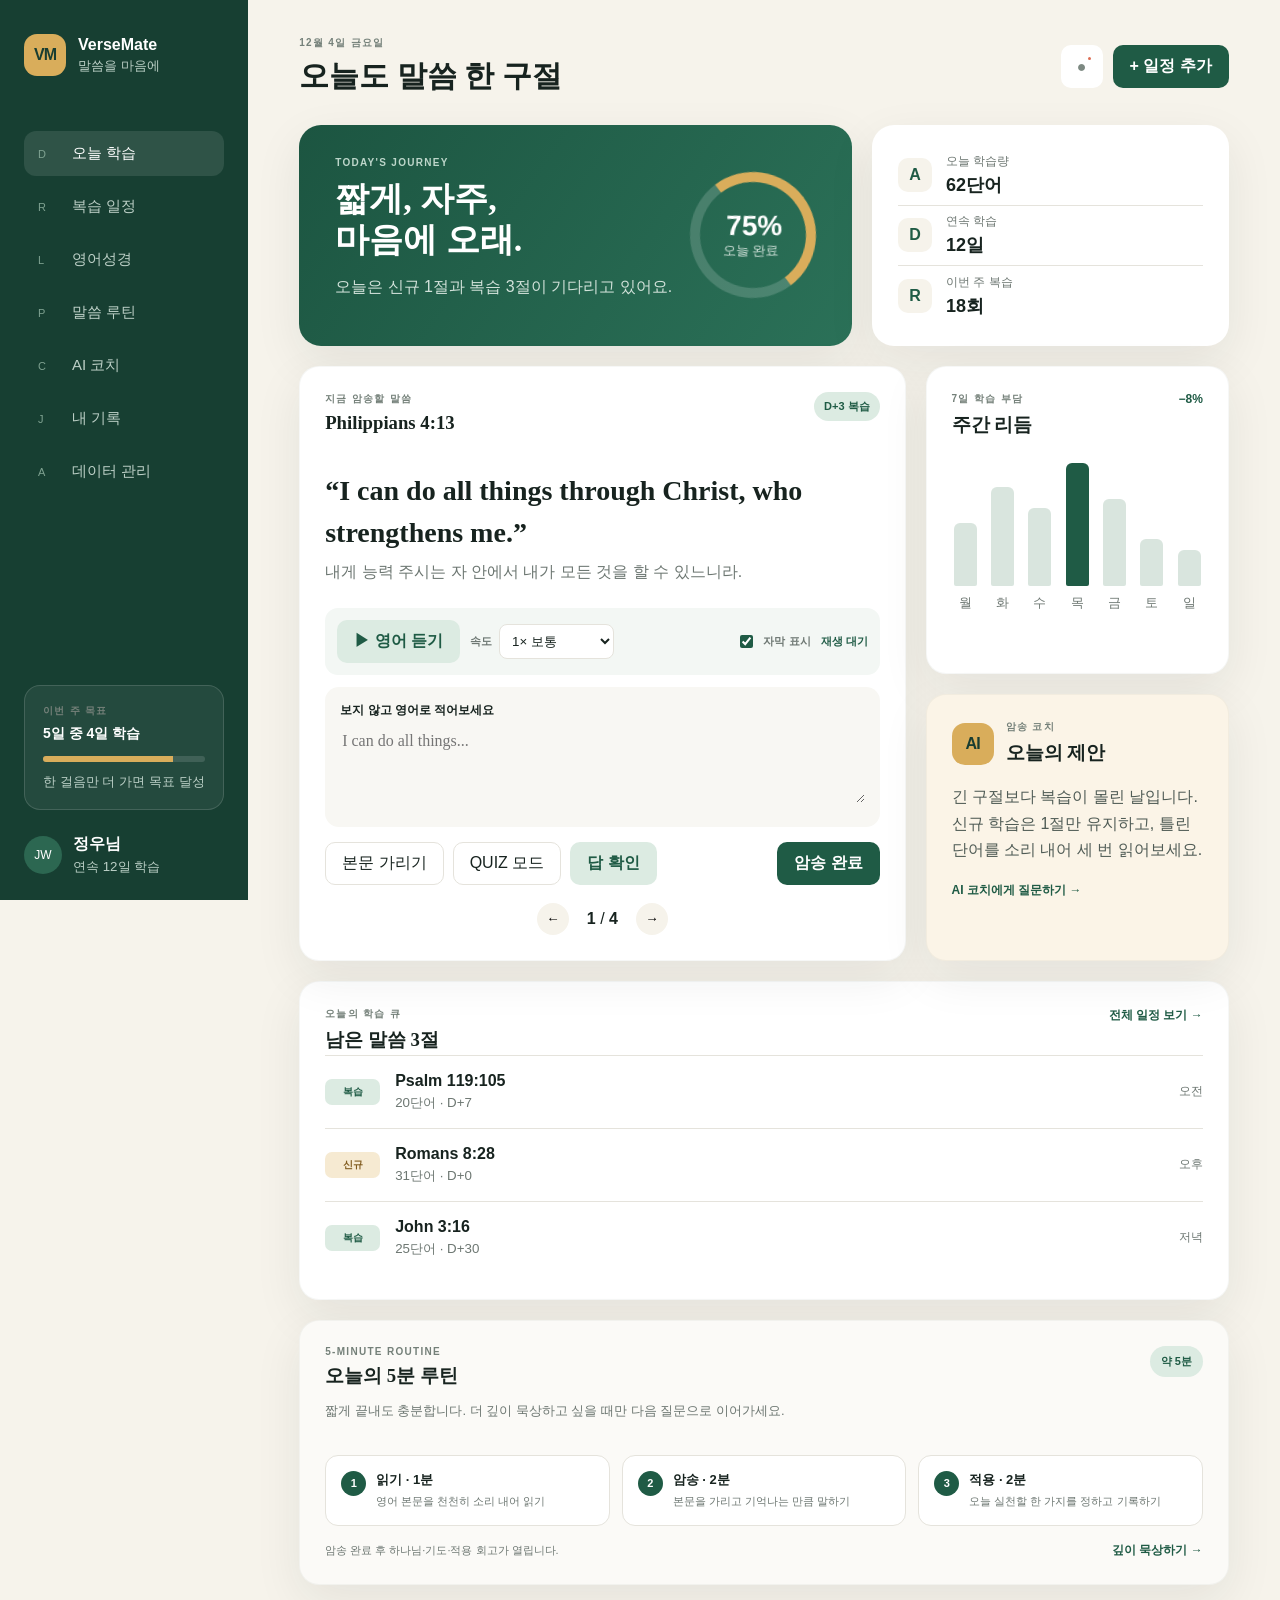
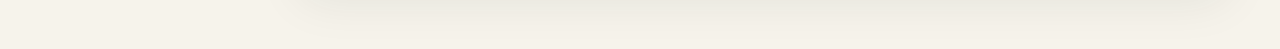
<file: frontend/index.html>
<!doctype html>
<html lang="ko">
<head>
    <meta charset="UTF-8">
    <meta name="viewport" content="width=device-width, initial-scale=1.0">
    <meta name="description" content="영어성경 암송 일정과 복습을 돕는 AI 학습 비서 목업">
    <title>VerseMate · 영어성경 암송 AI 비서</title>
    <link rel="stylesheet" href="styles.css">
    <link rel="stylesheet" href="library.css">
    <link rel="stylesheet" href="routine.css">
</head>
<body>
    <div class="app-shell">
        <aside class="sidebar">
            <a class="brand" href="#" aria-label="VerseMate 홈">
                <span class="brand-mark">VM</span>
                <span><strong>VerseMate</strong><small>말씀을 마음에</small></span>
            </a>
            <nav class="nav-list" aria-label="주요 메뉴">
                <button class="nav-item active" data-view="home"><span>D</span>오늘 학습</button>
                <button class="nav-item" data-view="schedule"><span>R</span>복습 일정</button>
                <button class="nav-item" data-view="library"><span>L</span>영어성경</button>
                <button class="nav-item" data-view="bod"><span>P</span>말씀 루틴</button>
                <button class="nav-item" data-view="coach"><span>C</span>AI 코치</button>
                <button class="nav-item" data-view="records"><span>J</span>내 기록</button>
                <a class="nav-item" href="admin.html"><span>A</span>데이터 관리</a>
            </nav>
            <div class="sidebar-card">
                <p class="eyebrow">이번 주 목표</p>
                <strong>5일 중 4일 학습</strong>
                <div class="mini-progress"><span style="width:80%"></span></div>
                <small>한 걸음만 더 가면 목표 달성</small>
            </div>
            <div class="profile">
                <span class="avatar">JW</span>
                <span><strong>정우님</strong><small>연속 12일 학습</small></span>
            </div>
        </aside>

        <main class="main">
            <header class="topbar">
                <div>
                    <p class="eyebrow" id="todayDate"></p>
                    <h1 id="pageTitle">오늘도 말씀 한 구절</h1>
                </div>
                <div class="top-actions">
                    <button class="icon-button" aria-label="알림">●<span class="notification-dot"></span></button>
                    <button class="primary-button" id="openAddButton">+ 일정 추가</button>
                </div>
            </header>

            <section id="home" class="view active-view">
                <div class="hero-grid">
                    <article class="welcome-card">
                        <div>
                            <p class="eyebrow light">TODAY'S JOURNEY</p>
                            <h2>짧게, 자주,<br>마음에 오래.</h2>
                            <p>오늘은 신규 1절과 복습 3절이 기다리고 있어요.</p>
                        </div>
                        <div class="hero-ring" aria-label="오늘 학습 75퍼센트 완료"><strong id="heroPercent">75%</strong><small>오늘 완료</small></div>
                    </article>
                    <article class="stats-card">
                        <div><span class="stat-icon">A</span><p>오늘 학습량<strong>62단어</strong></p></div>
                        <div><span class="stat-icon">D</span><p>연속 학습<strong>12일</strong></p></div>
                        <div><span class="stat-icon">R</span><p>이번 주 복습<strong>18회</strong></p></div>
                    </article>
                </div>

                <div class="content-grid">
                    <article class="panel practice-panel">
                        <div class="panel-heading">
                            <div><p class="eyebrow">지금 암송할 말씀</p><h3 id="verseRef">Philippians 4:13</h3></div>
                            <span class="pill" id="verseStage">D+3 복습</span>
                        </div>
                        <p class="verse" id="verseText">“I can do all things through Christ, who strengthens me.”</p>
                        <p class="quiz-text" id="quizText" hidden aria-label="몇 단어가 빈칸으로 표시된 퀴즈 본문"></p>
                        <p class="translation" id="verseTranslation">내게 능력 주시는 자 안에서 내가 모든 것을 할 수 있느니라.</p>
                        <div class="audio-toolbar" aria-label="영어 본문 듣기 설정">
                            <button class="secondary-button" id="playVerse" type="button">▶ 영어 듣기</button>
                            <label>속도
                                <select id="speechRate">
                                    <option value="0.75">0.75× 천천히</option>
                                    <option value="1" selected>1× 보통</option>
                                    <option value="1.25">1.25× 빠르게</option>
                                </select>
                            </label>
                            <label class="caption-toggle"><input id="captionToggle" type="checkbox" checked> 자막 표시</label>
                            <span class="speech-status" id="speechStatus">재생 대기</span>
                        </div>
                        <p class="speech-caption" id="speechCaption" aria-live="polite"></p>
                        <div class="recall-area">
                            <label for="recallInput">보지 않고 영어로 적어보세요</label>
                            <textarea id="recallInput" rows="3" placeholder="I can do all things..."></textarea>
                            <p id="recallFeedback" class="feedback" aria-live="polite"></p>
                            <div class="recall-review" id="recallReview" hidden>
                                <div><strong>내가 적은 답</strong><p id="recallReviewText"></p></div>
                                <button class="ghost-button" id="editRecall" type="button">답 수정하기</button>
                            </div>
                        </div>
                        <div class="practice-actions">
                            <button class="ghost-button" id="toggleVerse">본문 가리기</button>
                            <button class="ghost-button" id="quizMode" type="button">QUIZ 모드</button>
                            <button class="secondary-button" id="checkRecall">답 확인</button>
                            <button class="primary-button" id="completeVerse">암송 완료</button>
                        </div>
                        <div class="verse-pagination">
                            <button id="prevVerse" aria-label="이전 구절">←</button>
                            <span><b id="verseNumber">1</b> / <b id="verseTotal">4</b></span>
                            <button id="nextVerse" aria-label="다음 구절">→</button>
                        </div>
                    </article>

                    <aside class="right-column">
                        <article class="panel">
                            <div class="panel-heading"><div><p class="eyebrow">7일 학습 부담</p><h3>주간 리듬</h3></div><span class="trend">−8%</span></div>
                            <div class="bar-chart" aria-label="요일별 학습 단어 수">
                                <div><span style="height:42%"></span><small>월</small></div>
                                <div><span style="height:66%"></span><small>화</small></div>
                                <div><span style="height:52%"></span><small>수</small></div>
                                <div><span class="today-bar" style="height:82%"></span><small>목</small></div>
                                <div><span style="height:58%"></span><small>금</small></div>
                                <div><span style="height:31%"></span><small>토</small></div>
                                <div><span style="height:24%"></span><small>일</small></div>
                            </div>
                        </article>
                        <article class="panel coach-preview">
                            <div class="coach-head"><span class="ai-mark">AI</span><div><p class="eyebrow">암송 코치</p><h3>오늘의 제안</h3></div></div>
                            <p>긴 구절보다 복습이 몰린 날입니다. 신규 학습은 1절만 유지하고, 틀린 단어를 소리 내어 세 번 읽어보세요.</p>
                            <button class="text-button" data-go="coach">AI 코치에게 질문하기 →</button>
                        </article>
                    </aside>
                </div>

                <article class="panel queue-panel">
                    <div class="panel-heading"><div><p class="eyebrow">오늘의 학습 큐</p><h3>남은 말씀 3절</h3></div><button class="text-button" data-go="schedule">전체 일정 보기 →</button></div>
                    <div class="queue-list" id="queueList">
                        <div class="queue-item"><span class="queue-state review">복습</span><p><strong>Psalm 119:105</strong><small>20단어 · D+7</small></p><span>오전</span></div>
                        <div class="queue-item"><span class="queue-state new">신규</span><p><strong>Romans 8:28</strong><small>31단어 · D+0</small></p><span>오후</span></div>
                        <div class="queue-item"><span class="queue-state review">복습</span><p><strong>John 3:16</strong><small>25단어 · D+30</small></p><span>저녁</span></div>
                    </div>
                </article>

                <article class="panel routine-panel">
                    <div class="panel-heading"><div><p class="eyebrow">5-MINUTE ROUTINE</p><h3>오늘의 5분 루틴</h3><p>짧게 끝내도 충분합니다. 더 깊이 묵상하고 싶을 때만 다음 질문으로 이어가세요.</p></div><span class="routine-time">약 5분</span></div>
                    <div class="routine-steps">
                        <div class="routine-step"><span>1</span><div><strong>읽기 · 1분</strong><small>영어 본문을 천천히 소리 내어 읽기</small></div></div>
                        <div class="routine-step"><span>2</span><div><strong>암송 · 2분</strong><small>본문을 가리고 기억나는 만큼 말하기</small></div></div>
                        <div class="routine-step"><span>3</span><div><strong>적용 · 2분</strong><small>오늘 실천할 한 가지를 정하고 기록하기</small></div></div>
                    </div>
                    <div class="routine-footer"><span>암송 완료 후 하나님·기도·적용 회고가 열립니다.</span><button class="text-button" data-go="coach">깊이 묵상하기 →</button></div>
                </article>
            </section>

            <section id="schedule" class="view">
                <article class="panel page-panel">
                    <div class="panel-heading"><div><p class="eyebrow">SPACED REPETITION</p><h2>복습 일정</h2><p>신규 학습 후 D+1, 3, 7, 14, 30일에 자동으로 복습합니다.</p></div><button class="primary-button" data-add>+ 구절 추가</button></div>
                    <div class="calendar-strip">
                        <button><small>월</small><b>14</b></button><button><small>화</small><b>15</b></button><button><small>수</small><b>16</b></button><button class="selected"><small>목</small><b>17</b></button><button><small>금</small><b>18</b></button><button><small>토</small><b>19</b></button><button><small>일</small><b>20</b></button>
                    </div>
                    <div class="schedule-list">
                        <div><time>07:30</time><span class="timeline-dot"></span><p><strong>Philippians 4:13</strong><small>D+3 복습 · 12단어</small></p><span class="pill done">완료</span></div>
                        <div><time>12:30</time><span class="timeline-dot"></span><p><strong>Psalm 119:105</strong><small>D+7 복습 · 20단어</small></p><span class="pill">예정</span></div>
                        <div><time>18:00</time><span class="timeline-dot new-dot"></span><p><strong>Romans 8:28</strong><small>신규 학습 · 31단어</small></p><span class="pill new-pill">신규</span></div>
                        <div><time>21:00</time><span class="timeline-dot"></span><p><strong>John 3:16</strong><small>D+30 복습 · 25단어</small></p><span class="pill">예정</span></div>
                    </div>
                </article>
            </section>

            <section id="library" class="view">
                <article class="panel library-panel">
                    <div class="library-heading">
                        <div>
                            <p class="eyebrow">ENGLISH BIBLE LIBRARY</p>
                            <h2>영어성경 보관함</h2>
                            <p>영어 구절을 찾아 즐겨찾기하고, 암송할 본문 데이터를 직접 추가할 수 있습니다.</p>
                        </div>
                        <div class="library-actions">
                            <button class="ghost-button" id="downloadSample">업로드 예시 받기</button>
                            <button class="primary-button" id="uploadBibleButton">영어성경 업로드</button>
                            <input id="bibleFileInput" type="file" accept=".json,.txt,application/json,text/plain" hidden>
                        </div>
                    </div>
                    <div class="library-toolbar">
                        <label class="library-search">
                            <span>검색</span>
                            <input id="bibleSearch" type="search" placeholder="예: John 3:16 또는 love">
                        </label>
                        <div class="filter-tabs" role="group" aria-label="영어성경 필터">
                            <button class="active" data-library-filter="all">전체 <b id="allCount">0</b></button>
                            <button data-library-filter="favorites">즐겨찾기 <b id="favoriteCount">0</b></button>
                            <button data-library-filter="uploaded">내가 올린 구절 <b id="uploadedCount">0</b></button>
                        </div>
                    </div>
                    <div class="library-notice">
                        <strong>현재 기본 번역: World English Bible (WEB)</strong>
                        <span>공개 배포 가능한 영어성경을 사용합니다. 업로드 파일도 영어 본문만 허용됩니다.</span>
                    </div>
                    <div class="bible-list" id="bibleList"></div>
                    <div class="empty-state" id="libraryEmpty" hidden>
                        <strong>조건에 맞는 구절이 없습니다.</strong>
                        <span>검색어를 바꾸거나 영어성경 파일을 추가해 보세요.</span>
                    </div>
                </article>
            </section>

            <section id="bod" class="view">
                <div class="bod-hero">
                    <div>
                        <p class="eyebrow light">WORD · PLAN · PRACTICE</p>
                        <h2>말씀을 오늘의 한 행동으로</h2>
                        <p>감상에서 멈추지 않고, 하나님 앞에서 성찰하고 계획한 뒤 실제 삶에서 실행합니다.</p>
                    </div>
                    <div class="bod-flow" aria-label="말씀 실천 루틴 네 단계">
                        <span><b>1</b>성찰</span><i>→</i><span><b>2</b>계획</span><i>→</i><span><b>3</b>실행</span><i>→</i><span><b>4</b>회고</span>
                    </div>
                </div>

                <div class="bod-layout">
                    <form class="panel bod-form" id="bodForm">
                        <div class="panel-heading">
                            <div><p class="eyebrow">TODAY'S APPLICATION</p><h2>오늘의 말씀 적용</h2><p>말씀을 성찰하고, 오늘의 한 행동으로 옮깁니다.</p></div>
                            <span class="storage-badge">목업 · 이 브라우저에 임시 저장</span>
                        </div>

                        <label class="bod-reference">적용할 말씀
                            <input id="bodReference" name="reference" value="Genesis 39:9–12" required>
                        </label>

                        <fieldset class="bod-stage being-stage">
                            <legend><span>B</span><div><strong>Being · 하나님 앞에서 성찰</strong><small>말씀으로 오늘의 마음과 태도를 비춰봅니다.</small></div></legend>
                            <label>이 말씀에서 하나님은 어떤 분으로 나타나나요?
                                <textarea name="god_reflection" rows="2" placeholder="예: 보이지 않는 자리에서도 나와 함께하시는 분"></textarea>
                            </label>
                            <label>오늘 하나님 앞에서 바로잡고 싶은 마음이나 태도는 무엇인가요?
                                <textarea name="heart_check" rows="2" placeholder="예: 사람의 평가 때문에 대충하려는 마음"></textarea>
                            </label>
                        </fieldset>

                        <fieldset class="bod-stage organizing-stage">
                            <legend><span>O</span><div><strong>Organizing · 순종을 구체적으로 계획</strong><small>누구에게, 언제, 무엇을 할지 한 문장으로 정합니다.</small></div></legend>
                            <label>오늘 실천할 한 가지
                                <textarea name="today_action" rows="2" required placeholder="예: 오후 보고서를 제출하기 전 수치를 한 번 더 확인한다"></textarea>
                            </label>
                            <div class="form-pair">
                                <label>실행 시간<input name="action_time" type="time" value="14:00"></label>
                                <label>실행 장소<input name="action_place" placeholder="예: 회사 자리"></label>
                            </div>
                            <label>타협하지 않을 기준
                                <input name="integrity_boundary" placeholder="예: 불리해도 숫자를 바꾸지 않는다">
                            </label>
                        </fieldset>

                        <fieldset class="bod-stage doing-stage">
                            <legend><span>D</span><div><strong>Doing · 유혹 앞에서 즉시 행동</strong><small>의지보다 먼저 빠져나갈 길을 준비합니다.</small></div></legend>
                            <div class="form-pair">
                                <label>위험 신호<input name="temptation_trigger" placeholder="예: 혼자 늦게까지 휴대폰을 볼 때"></label>
                                <label>즉시 떠날 행동<input name="escape_action" placeholder="예: 화면을 끄고 거실로 이동"></label>
                            </div>
                            <label>도움을 요청할 사람 또는 대체 행동
                                <input name="support_action" placeholder="예: 배우자에게 알리고 5분 산책하기">
                            </label>
                            <p class="safety-note"><strong>요셉의 원칙:</strong> 유혹과 협상하지 않고, 경계선을 넘기 전에 그 자리에서 떠납니다. 앱은 완전한 승리를 보장하지 않으며 실제 행동을 돕는 도구입니다.</p>
                        </fieldset>

                        <div class="bod-submit">
                            <button class="ghost-button" id="fillJosephPlan" type="button">요셉 적용 예시 채우기</button>
                            <button class="primary-button" type="submit">오늘의 적용 계획 저장</button>
                        </div>
                    </form>

                    <aside class="bod-side">
                        <article class="panel joseph-card">
                            <p class="eyebrow">GENESIS 39 MODE</p>
                            <h3>요셉처럼 하나님 앞에서</h3>
                            <blockquote>“How then can I do this great wickedness, and sin against God?”</blockquote>
                            <ol>
                                <li><b>임재</b><span>하나님이 지금도 함께하심을 기억하기</span></li>
                                <li><b>정직</b><span>사람이 보지 않아도 맡은 일을 충실히 하기</span></li>
                                <li><b>경계</b><span>불의와 타협할 선을 미리 정하기</span></li>
                                <li><b>피하기</b><span>반복되는 유혹의 자리에서 즉시 떠나기</span></li>
                            </ol>
                        </article>
                        <article class="panel presence-card">
                            <p class="eyebrow">TODAY'S ANCHOR</p>
                            <h3>“내가 여호와를 항상 내 앞에 모심이여”</h3>
                            <p>이 문구의 직접 출처는 시편 16:8이며, 창세기 39장의 요셉은 그 태도를 삶으로 보여주는 적용 사례로 연결합니다.</p>
                            <button class="secondary-button" type="button" id="startPresencePause">1분 임재 멈춤 시작</button>
                            <strong class="pause-timer" id="pauseTimer">01:00</strong>
                        </article>
                    </aside>
                </div>
            </section>

            <section id="coach" class="view">
                <div class="chat-layout">
                    <article class="panel chat-panel">
                        <div class="chat-header"><span class="ai-mark">AI</span><div><h3>VerseMate 코치</h3><small>내 암송 일정과 진도를 바탕으로 답합니다</small></div></div>
                        <div class="messages" id="messages">
                            <div class="message ai">안녕하세요. 오늘은 총 62단어가 예정되어 있어요. 어떤 도움을 드릴까요?</div>
                            <div class="suggestions"><button>오늘 분량이 너무 많아</button><button>틀린 구절만 알려줘</button><button>이번 주 진도 요약해줘</button></div>
                        </div>
                        <form class="chat-form" id="chatForm"><input id="chatInput" placeholder="암송 일정이나 학습 방법을 물어보세요" autocomplete="off"><button class="primary-button" type="submit">전송</button></form>
                    </article>
                    <aside class="panel context-card"><p class="eyebrow">AI가 참고하는 정보</p><h3>내 학습 컨텍스트</h3><dl><div><dt>오늘 부담</dt><dd>62단어</dd></div><div><dt>완료율</dt><dd>75%</dd></div><div><dt>취약 구절</dt><dd>Psalm 119:105</dd></div><div><dt>연속 학습</dt><dd>12일</dd></div></dl><p class="privacy-note">대화에는 API 키나 민감한 인증정보를 넣지 마세요.</p></aside>
                </div>
            </section>

            <section id="records" class="view">
                <div class="record-grid">
                    <article class="panel record-highlight"><p class="eyebrow">누적 성취</p><strong>27</strong><span>암송한 구절</span><small>이번 달 +8절</small></article>
                    <article class="panel record-highlight"><p class="eyebrow">평균 정확도</p><strong>86%</strong><span>최근 30일</span><small>지난달보다 +4%</small></article>
                    <article class="panel record-highlight"><p class="eyebrow">총 학습 시간</p><strong>9.4h</strong><span>누적 시간</span><small>하루 평균 18분</small></article>
                </div>
                <div class="insight-grid">
                    <article class="panel insight-card weekly-insight"><div class="insight-label"><span>이번 주</span><b>WEEKLY INSIGHT</b></div><h3>짧은 리듬이 잘 맞고 있어요</h3><p>이번 주 5일 학습했습니다. 같은 시간에 5분씩 이어간 것이 꾸준함으로 연결됐습니다.</p><small>기록 5일 · 118단어 · 평균 24단어</small></article>
                    <article class="panel insight-card monthly-insight"><div class="insight-label"><span>이번 달</span><b>MONTHLY INSIGHT</b></div><h3>복습일의 정확도가 높습니다</h3><p>신규 구절보다 복습 구절에서 정확도가 8% 높아요. 다음 달에는 취약 구절을 한 번 더 복습해 보세요.</p><small>기록 18일 · 642단어 · 평균 36단어</small></article>
                </div>
                <article class="panel page-panel"><div class="panel-heading"><div><p class="eyebrow">최근 기록</p><h2>학습 이력</h2></div><input class="search" placeholder="구절 검색"></div><div class="history-table"><div class="table-head"><span>날짜</span><span>구절</span><span>단계</span><span>정확도</span></div><div><span>09.17</span><strong>Philippians 4:13</strong><span>D+3</span><span>92%</span></div><div><span>09.16</span><strong>Psalm 119:105</strong><span>D+3</span><span>78%</span></div><div><span>09.15</span><strong>John 3:16</strong><span>D+14</span><span>89%</span></div></div></article>
                <article class="panel journal-panel">
                    <div class="panel-heading">
                        <div><p class="eyebrow">REFLECTION & PRACTICE</p><h2>묵상·감상노트</h2><p>말씀에서 시작한 생각과 실제 적용 결과를 함께 모아봅니다.</p></div>
                        <div class="journal-tools"><span class="storage-badge">목업 · 임시 저장</span><input class="search" id="journalSearch" type="search" placeholder="말씀·묵상·행동 검색"></div>
                    </div>
                    <div class="journal-list" id="journalList"></div>
                    <div class="empty-state" id="journalEmpty" hidden><strong>아직 저장한 묵상이 없습니다.</strong><span>말씀 BOD에서 오늘의 첫 적용을 기록해 보세요.</span></div>
                </article>
                <article class="panel consistency-panel"><div class="panel-heading"><div><p class="eyebrow">CONSISTENCY</p><h2>꾸준함의 흔적</h2><p>작은 초록 칸 하나가 하루의 실천을 기록합니다.</p></div><strong class="consistency-total">34일 학습</strong></div><div class="heatmap-wrap"><div class="heatmap-months"><span>6월</span><span>7월</span><span>8월</span><span>9월</span></div><div class="heatmap" id="heatmap" aria-label="최근 12주 학습 기록"></div><div class="heatmap-legend"><span>적음</span><i class="level-0"></i><i class="level-1"></i><i class="level-2"></i><i class="level-3"></i><i class="level-4"></i><span>많음</span></div></div></article>
            </section>
        </main>
    </div>

    <dialog id="addDialog">
        <form method="dialog" id="addForm">
            <div class="dialog-head"><div><p class="eyebrow">NEW VERSE</p><h2>암송 구절 추가</h2></div><button value="cancel" class="close-button" aria-label="닫기">×</button></div>
            <label>성경 구절<input name="reference" required placeholder="예: Isaiah 41:10"></label>
            <label>영어 본문<textarea name="text" required rows="4" placeholder="World English Bible 본문을 입력하세요"></textarea></label>
            <label>학습 시작일<input name="date" type="date" required></label>
            <p class="dialog-note">저장하면 D+0, 1, 3, 7, 14, 30 일정이 자동 생성됩니다.</p>
            <div class="dialog-actions"><button value="cancel" class="ghost-button">취소</button><button value="default" class="primary-button" id="saveVerse">일정 만들기</button></div>
        </form>
    </dialog>
    <dialog id="reflectionDialog">
        <form method="dialog" id="reflectionForm">
            <div class="dialog-head"><div><p class="eyebrow">AFTER MEMORIZATION</p><h2>오늘의 짧은 회고</h2></div><button value="cancel" class="close-button" aria-label="닫기">×</button></div>
            <p class="reflection-intro">모든 답을 길게 쓰지 않아도 괜찮습니다. 한 문장 또는 단어 하나면 충분합니다.</p>
            <label>오늘 말씀에 대한 한 줄 평<input name="quick_note" maxlength="120" placeholder="예: 하나님 앞에서 정직하게 일하자"></label>
            <div class="depth-prompt"><strong>더 깊은 적용은 말씀 실천 루틴에서</strong><span>지금은 한 줄만 남기고, 구체적인 행동 계획은 별도 화면에서 천천히 작성합니다.</span></div>
            <div class="dialog-actions"><button value="cancel" class="ghost-button">나중에</button><button value="cancel" class="secondary-button" data-go="bod">말씀 루틴 열기</button><button value="default" class="primary-button" id="saveReflection">한 줄 평 저장</button></div>
        </form>
    </dialog>
    <dialog id="shareDialog">
        <form method="dialog" id="shareForm">
            <div class="dialog-head"><div><p class="eyebrow">SHARE DRAFT</p><h2>나눔 글 초안</h2></div><button value="cancel" class="close-button" aria-label="닫기">×</button></div>
            <p class="reflection-intro">외부에 자동 게시하지 않습니다. 가족·직장·상담 정보가 없는지 직접 확인한 뒤 복사하세요.</p>
            <div class="share-formats" role="group" aria-label="글 형식 선택">
                <button class="active" type="button" data-share-format="blog">블로그</button>
                <button type="button" data-share-format="threads">Threads</button>
                <button type="button" data-share-format="short">짧은 SNS</button>
            </div>
            <textarea id="shareDraft" rows="12" aria-label="생성된 나눔 글 초안"></textarea>
            <label class="privacy-check"><input id="privacyChecked" type="checkbox"> 개인·가족·직장 정보가 없는지 확인했습니다.</label>
            <div class="dialog-actions"><button value="cancel" class="ghost-button">닫기</button><button class="primary-button" id="copyShareDraft" type="button" disabled>검토 후 복사</button></div>
        </form>
    </dialog>
    <div class="toast" id="toast" role="status" aria-live="polite"></div>
    <script src="app.js"></script>
</body>
</html>
</file>
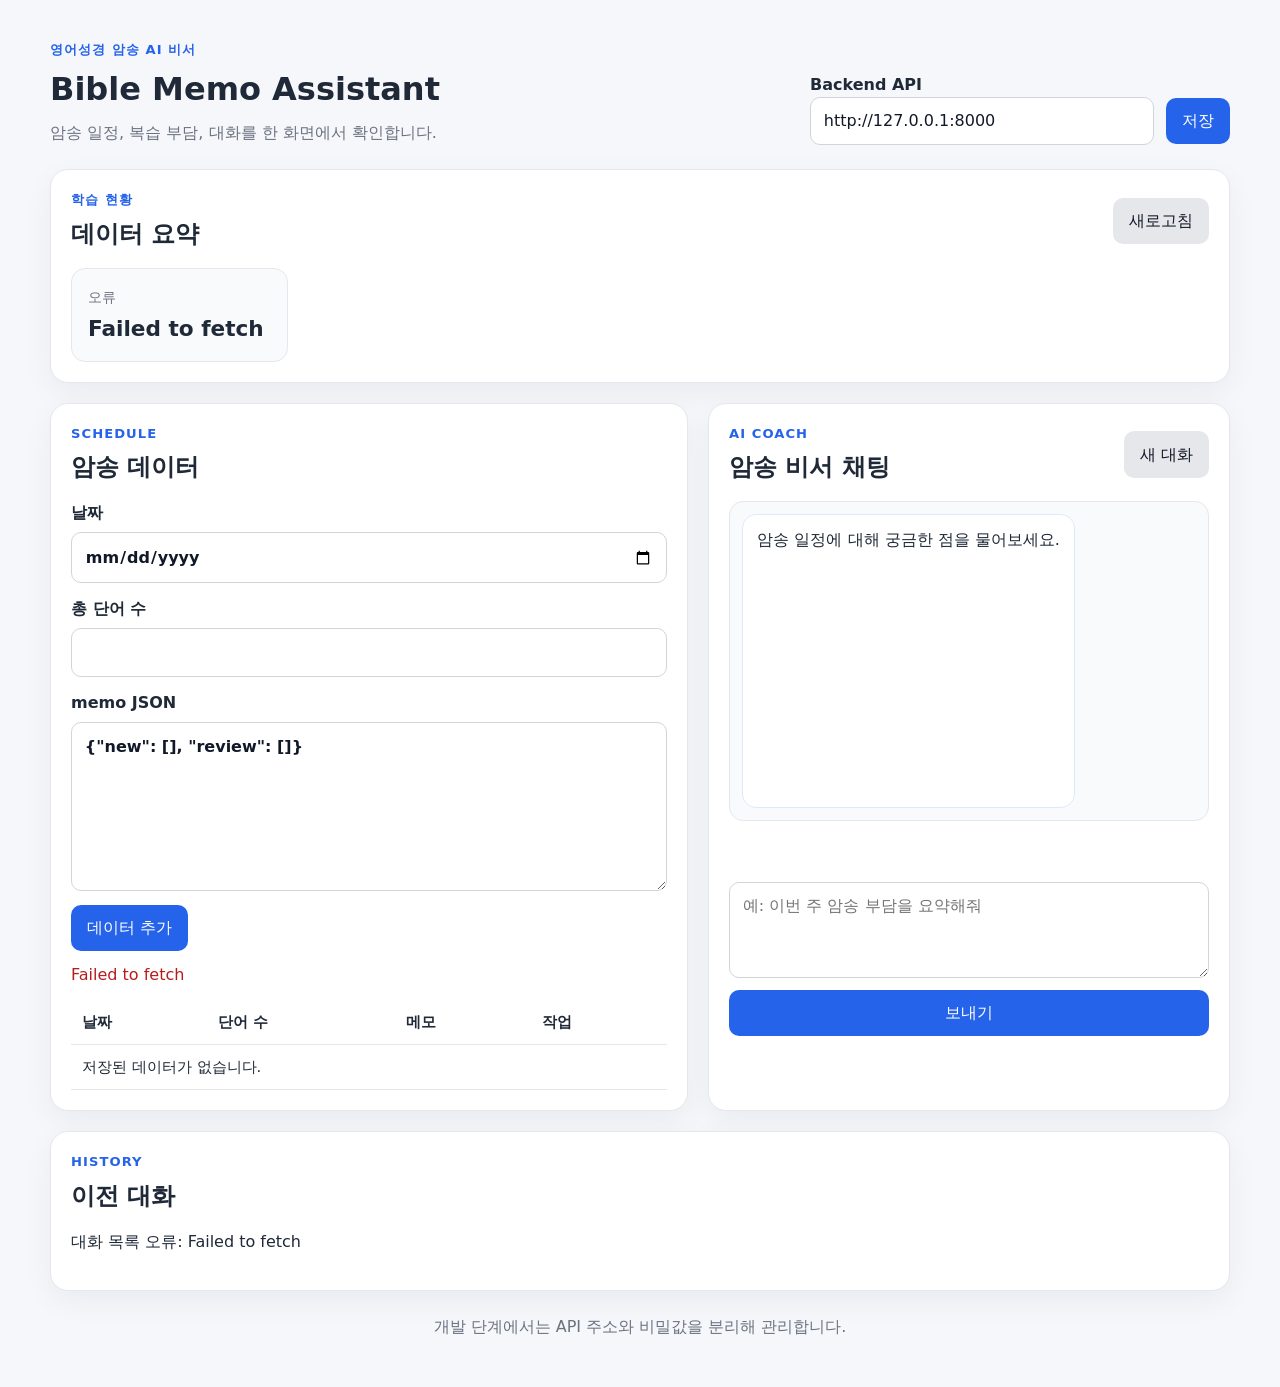
<file: frontend/admin.html>
<!doctype html>
<html lang="ko">
<head>
  <meta charset="utf-8">
  <meta name="viewport" content="width=device-width, initial-scale=1">
  <title>Bible Memo Assistant · 데이터 관리</title>
  <link rel="stylesheet" href="style.css">
</head>
<body>
  <header class="site-header">
    <div>
      <p class="eyebrow">영어성경 암송 AI 비서</p>
      <h1>Bible Memo Assistant</h1>
      <p class="subtext">암송 일정, 복습 부담, 대화를 한 화면에서 확인합니다.</p>
    </div>
    <div class="api-settings">
      <label for="apiBaseUrl">Backend API</label>
      <div class="inline-row">
        <input id="apiBaseUrl" type="url" placeholder="http://127.0.0.1:8000">
        <button id="saveApiBaseUrl" type="button">저장</button>
      </div>
    </div>
  </header>

  <main>
    <section class="panel" aria-labelledby="summaryTitle">
      <div class="section-heading">
        <div>
          <p class="eyebrow">학습 현황</p>
          <h2 id="summaryTitle">데이터 요약</h2>
        </div>
        <button id="refreshAll" type="button" class="secondary">새로고침</button>
      </div>
      <div id="summaryCards" class="summary-grid" aria-live="polite"></div>
    </section>

    <section class="two-column">
      <div class="panel">
        <div class="section-heading">
          <div>
            <p class="eyebrow">Schedule</p>
            <h2>암송 데이터</h2>
          </div>
        </div>

        <form id="dataForm" class="stack-form">
          <input id="editingDataId" type="hidden">
          <label>
            날짜
            <input id="dataDate" type="date" required>
          </label>
          <label>
            총 단어 수
            <input id="dataValue" type="number" min="0" required>
          </label>
          <label>
            memo JSON
            <textarea id="dataMemo" rows="6" placeholder='{"new": [], "review": []}'>{"new": [], "review": []}</textarea>
          </label>
          <div class="inline-row">
            <button id="saveDataButton" type="submit">데이터 추가</button>
            <button id="cancelEditButton" type="button" class="secondary" hidden>수정 취소</button>
          </div>
        </form>

        <div id="dataStatus" class="status" aria-live="polite"></div>
        <div class="table-wrap">
          <table>
            <thead>
              <tr>
                <th>날짜</th>
                <th>단어 수</th>
                <th>메모</th>
                <th>작업</th>
              </tr>
            </thead>
            <tbody id="dataTableBody"></tbody>
          </table>
        </div>
      </div>

      <div class="panel chat-panel">
        <div class="section-heading">
          <div>
            <p class="eyebrow">AI Coach</p>
            <h2>암송 비서 채팅</h2>
          </div>
          <button id="newConversation" type="button" class="secondary">새 대화</button>
        </div>

        <div id="chatMessages" class="chat-messages" aria-live="polite"></div>
        <div id="chatStatus" class="status" aria-live="polite"></div>

        <form id="chatForm" class="chat-form">
          <textarea id="chatInput" rows="3" required placeholder="예: 이번 주 암송 부담을 요약해줘"></textarea>
          <button id="sendChatButton" type="submit">보내기</button>
        </form>
      </div>
    </section>

    <section class="panel" aria-labelledby="conversationTitle">
      <div class="section-heading">
        <div>
          <p class="eyebrow">History</p>
          <h2 id="conversationTitle">이전 대화</h2>
        </div>
      </div>
      <div id="conversationList" class="conversation-list"></div>
    </section>
  </main>

  <footer>
    <p>개발 단계에서는 API 주소와 비밀값을 분리해 관리합니다.</p>
  </footer>

  <script src="admin.js" defer></script>
</body>
</html>
</file>
<file: frontend/styles.css>
:root{--ink:#17231f;--muted:#6d7772;--paper:#f6f3eb;--card:#fff;--green:#1f5b45;--green2:#2f765b;--mint:#dcebe2;--gold:#d9ad5b;--line:#e5e3dc;--shadow:0 16px 48px rgba(22,42,34,.08)}*{box-sizing:border-box}body{margin:0;background:var(--paper);color:var(--ink);font-family:Inter,"Pretendard","Segoe UI",sans-serif}.app-shell{min-height:100vh;display:grid;grid-template-columns:248px 1fr}.sidebar{position:sticky;top:0;height:100vh;padding:34px 24px 24px;background:#173f32;color:white;display:flex;flex-direction:column}.brand{display:flex;gap:12px;align-items:center;color:white;text-decoration:none}.brand-mark,.ai-mark{width:42px;height:42px;border-radius:13px;display:grid;place-items:center;background:var(--gold);color:#183d31;font-weight:900;letter-spacing:-1px}.brand strong,.profile strong{display:block}.brand small,.profile small{display:block;color:#bcd0c7;margin-top:3px}.nav-list{display:grid;gap:8px;margin-top:55px}.nav-item{border:0;background:transparent;color:#bdd0c7;text-align:left;padding:13px 14px;border-radius:12px;font-size:15px;cursor:pointer}.nav-item span{display:inline-block;width:34px;font-size:11px;color:#7fa291}.nav-item.active,.nav-item:hover{background:rgba(255,255,255,.1);color:white}.sidebar-card{margin-top:auto;padding:18px;border:1px solid rgba(255,255,255,.14);border-radius:16px;background:rgba(255,255,255,.06)}.sidebar-card strong{font-size:14px}.sidebar-card small{color:#bcd0c7}.mini-progress{height:6px;background:rgba(255,255,255,.13);margin:13px 0 10px;border-radius:8px;overflow:hidden}.mini-progress span{display:block;height:100%;background:var(--gold)}.profile{display:flex;align-items:center;gap:11px;margin-top:24px}.avatar{width:38px;height:38px;border-radius:50%;display:grid;place-items:center;background:#2c6751;font-size:12px}.main{padding:36px 4vw 64px;max-width:1600px;width:100%;margin:auto}.topbar{display:flex;justify-content:space-between;align-items:center;margin-bottom:28px}.topbar h1{font-family:Georgia,"Noto Serif KR",serif;font-size:30px;margin:4px 0 0}.eyebrow{margin:0 0 6px;text-transform:uppercase;letter-spacing:.13em;font-size:10px;font-weight:800;color:#748079}.eyebrow.light{color:#bdd6ca}.top-actions{display:flex;gap:10px}.primary-button,.secondary-button,.ghost-button,.icon-button,.text-button{border:0;cursor:pointer;font:inherit}.primary-button{background:var(--green);color:white;border-radius:10px;padding:11px 17px;font-weight:700}.primary-button:hover{background:var(--green2)}.secondary-button{background:var(--mint);color:var(--green);border-radius:10px;padding:11px 17px;font-weight:700}.ghost-button{background:white;border:1px solid var(--line);border-radius:10px;padding:10px 16px;color:var(--ink)}.icon-button{position:relative;width:42px;border-radius:10px;background:white;color:#7c8982}.notification-dot{position:absolute;width:7px;height:7px;background:#dd6d54;border:2px solid white;border-radius:50%;top:10px;right:10px}.view{display:none}.active-view{display:block}.hero-grid{display:grid;grid-template-columns:1.55fr 1fr;gap:20px}.welcome-card{min-height:210px;padding:32px 36px;border-radius:22px;background:linear-gradient(125deg,#1c5541,#2b7158);color:white;display:flex;justify-content:space-between;align-items:center;box-shadow:var(--shadow)}.welcome-card h2{font:700 34px/1.22 Georgia,"Noto Serif KR",serif;margin:10px 0}.welcome-card p:last-child{color:#d2e2da}.hero-ring{width:126px;height:126px;border:10px solid rgba(255,255,255,.16);border-top-color:var(--gold);border-right-color:var(--gold);border-radius:50%;display:flex;flex-direction:column;align-items:center;justify-content:center;transform:rotate(8deg)}.hero-ring>*{transform:rotate(-8deg)}.hero-ring strong{font-size:28px}.hero-ring small{color:#cfe0d8}.stats-card{background:white;border-radius:22px;padding:20px 26px;box-shadow:var(--shadow);display:grid}.stats-card div{display:flex;align-items:center;gap:14px;border-bottom:1px solid var(--line)}.stats-card div:last-child{border:0}.stats-card p{margin:0;color:var(--muted);font-size:12px}.stats-card strong{display:block;color:var(--ink);font-size:18px;margin-top:3px}.stat-icon{width:34px;height:34px;display:grid;place-items:center;border-radius:10px;background:var(--paper);color:var(--green);font-weight:900}.content-grid{display:grid;grid-template-columns:minmax(0,1.6fr) minmax(290px,.8fr);gap:20px;margin-top:20px}.panel{background:var(--card);border:1px solid rgba(25,50,40,.04);border-radius:20px;padding:25px;box-shadow:var(--shadow)}.panel-heading{display:flex;justify-content:space-between;align-items:flex-start;gap:18px}.panel h3,.panel h2{margin:2px 0;font-family:Georgia,"Noto Serif KR",serif}.pill{padding:7px 10px;background:var(--mint);color:var(--green);font-size:11px;font-weight:800;border-radius:20px;white-space:nowrap}.pill.done{background:#dcebe2}.new-pill{background:#f6ead2;color:#805b1e}.verse{font:600 28px/1.5 Georgia,serif;margin:34px 0 8px;transition:.2s}.translation{color:var(--muted);margin:0 0 25px}.verse.hidden,.translation.hidden{filter:blur(7px);user-select:none}.recall-area{background:#f8f7f3;padding:15px;border-radius:14px}.recall-area label{display:block;font-size:12px;font-weight:700;margin-bottom:8px}.recall-area textarea{width:100%;border:0;background:transparent;resize:vertical;font:16px/1.5 Georgia,serif;outline:none}.feedback{font-size:12px;margin:5px 0 0;color:var(--green);font-weight:700}.practice-actions{display:flex;gap:9px;margin-top:15px}.practice-actions .primary-button{margin-left:auto}.verse-pagination{display:flex;justify-content:center;align-items:center;gap:18px;margin-top:18px}.verse-pagination button{border:0;background:var(--paper);width:32px;height:32px;border-radius:50%;cursor:pointer}.right-column{display:grid;gap:20px}.trend{color:var(--green);font-weight:800;font-size:12px}.bar-chart{height:150px;display:flex;align-items:flex-end;gap:10px;margin-top:22px}.bar-chart div{flex:1;height:100%;display:flex;flex-direction:column;justify-content:flex-end;align-items:center;gap:8px}.bar-chart span{width:100%;max-width:23px;border-radius:6px 6px 2px 2px;background:#d9e5de}.bar-chart .today-bar{background:var(--green)}.bar-chart small{color:var(--muted)}.coach-preview{background:#fbf4e7}.coach-head,.chat-header{display:flex;gap:12px;align-items:center}.coach-preview>p{line-height:1.65;color:#505c56}.text-button{background:transparent;color:var(--green);padding:0;font-weight:800;font-size:12px}.queue-panel{margin-top:20px}.queue-item{display:grid;grid-template-columns:55px 1fr auto;align-items:center;gap:15px;padding:16px 0;border-top:1px solid var(--line)}.queue-item p{margin:0}.queue-item small{display:block;color:var(--muted);margin-top:4px}.queue-item>span:last-child{color:var(--muted);font-size:12px}.queue-state{padding:6px;border-radius:7px;text-align:center;font-size:10px;font-weight:800}.queue-state.review{background:var(--mint);color:var(--green)}.queue-state.new{background:#f6ead2;color:#805b1e}.page-panel{min-height:600px}.page-panel>.panel-heading p:last-child{color:var(--muted);font-size:13px}.calendar-strip{display:grid;grid-template-columns:repeat(7,1fr);gap:10px;margin:35px 0}.calendar-strip button{border:1px solid var(--line);background:white;border-radius:14px;padding:12px;display:grid;gap:8px;color:var(--muted);cursor:pointer}.calendar-strip button.selected{background:var(--green);color:white}.calendar-strip b{font-size:19px}.schedule-list>div{display:grid;grid-template-columns:60px 14px 1fr auto;align-items:center;gap:16px;padding:18px 8px;border-top:1px solid var(--line)}.schedule-list time{color:var(--muted);font-size:12px}.schedule-list p{margin:0}.schedule-list small{display:block;color:var(--muted);margin-top:5px}.timeline-dot{width:10px;height:10px;background:var(--green);border-radius:50%}.new-dot{background:var(--gold)}.chat-layout{display:grid;grid-template-columns:1fr 300px;gap:20px}.chat-panel{min-height:690px;display:flex;flex-direction:column}.chat-header{padding-bottom:20px;border-bottom:1px solid var(--line)}.chat-header small{color:var(--muted)}.messages{flex:1;padding:25px 0;overflow:auto}.message{max-width:72%;padding:14px 16px;border-radius:16px;line-height:1.55;margin-bottom:12px}.message.ai{background:var(--paper);border-bottom-left-radius:3px}.message.user{background:var(--green);color:white;margin-left:auto;border-bottom-right-radius:3px}.suggestions{display:flex;flex-wrap:wrap;gap:7px}.suggestions button{background:white;border:1px solid var(--line);border-radius:20px;padding:8px 12px;color:var(--green);cursor:pointer}.chat-form{display:flex;gap:9px}.chat-form input,.search{flex:1;border:1px solid var(--line);border-radius:11px;padding:13px;font:inherit}.context-card dl div{display:flex;justify-content:space-between;border-bottom:1px solid var(--line);padding:15px 0}.context-card dt{color:var(--muted)}.context-card dd{margin:0;font-weight:800}.privacy-note,.dialog-note{background:var(--paper);color:var(--muted);padding:13px;border-radius:10px;font-size:11px;line-height:1.5}.record-grid{display:grid;grid-template-columns:repeat(3,1fr);gap:20px;margin-bottom:20px}.record-highlight strong{display:block;font:700 40px Georgia,serif;color:var(--green)}.record-highlight span{display:block}.record-highlight small{display:block;color:var(--muted);margin-top:15px}.history-table{margin-top:25px}.history-table>div{display:grid;grid-template-columns:90px 1fr 100px 80px;padding:16px;border-top:1px solid var(--line)}.table-head{color:var(--muted);font-size:11px;text-transform:uppercase}.search{max-width:220px}dialog{border:0;border-radius:20px;padding:0;width:min(500px,calc(100% - 30px));box-shadow:0 25px 80px rgba(0,0,0,.25)}dialog::backdrop{background:rgba(16,30,25,.55)}dialog form{padding:28px}.dialog-head{display:flex;justify-content:space-between}.close-button{border:0;background:var(--paper);width:34px;height:34px;border-radius:50%;font-size:22px;cursor:pointer}dialog label{display:grid;gap:7px;margin-top:18px;font-size:12px;font-weight:700}dialog input,dialog textarea{border:1px solid var(--line);border-radius:10px;padding:12px;font:inherit}.dialog-actions{display:flex;justify-content:flex-end;gap:8px;margin-top:20px}.toast{position:fixed;right:28px;bottom:28px;background:#17231f;color:white;padding:13px 18px;border-radius:10px;opacity:0;transform:translateY(12px);pointer-events:none;transition:.25s}.toast.show{opacity:1;transform:none}@media(max-width:980px){.app-shell{grid-template-columns:82px 1fr}.sidebar{padding:25px 14px}.brand>span:last-child,.nav-item:not(.active),.nav-item span,.sidebar-card,.profile>span:last-child{display:none}.brand-mark,.avatar{margin:auto}.nav-list{margin-top:40px}.nav-item.active{text-align:center}.content-grid,.chat-layout{grid-template-columns:1fr}.context-card{display:none}}@media(max-width:680px){.app-shell{display:block}.sidebar{position:fixed;z-index:20;bottom:0;top:auto;width:100%;height:70px;padding:8px 12px;display:block}.brand,.sidebar-card,.profile{display:none}.nav-list{margin:0;display:grid;grid-template-columns:repeat(4,1fr)}.nav-item,.nav-item:not(.active){display:block;text-align:center;padding:9px 3px;font-size:11px}.nav-item span{display:block;width:auto}.main{padding:22px 16px 95px}.topbar{align-items:flex-start}.topbar h1{font-size:24px}.icon-button{display:none}.primary-button{padding:10px 12px}.hero-grid,.record-grid{grid-template-columns:1fr}.welcome-card{padding:26px;min-height:190px}.welcome-card h2{font-size:28px}.hero-ring{width:95px;height:95px;border-width:8px}.stats-card{grid-template-columns:repeat(3,1fr);padding:14px}.stats-card div{display:block;text-align:center;border:0}.stat-icon{margin:auto}.stats-card p{margin-top:6px}.stats-card strong{font-size:14px}.content-grid{grid-template-columns:1fr}.panel{padding:20px}.verse{font-size:22px}.practice-actions{flex-wrap:wrap}.practice-actions .primary-button{margin-left:0}.calendar-strip{gap:4px}.calendar-strip button{padding:9px 3px}.schedule-list>div{grid-template-columns:48px 10px 1fr}.schedule-list .pill{display:none}.history-table>div{grid-template-columns:60px 1fr 60px}.history-table>div span:last-child{display:none}}

/* 다른 페이지로 이동하는 사이드바 링크(데이터 관리)를 버튼과 같은 모양으로 맞춘다. */
.nav-item[href]{display:block;text-decoration:none}
</file>
<file: frontend/library.css>
.library-panel { min-height: 680px; }
.library-heading { display: flex; justify-content: space-between; align-items: flex-start; gap: 24px; }
.library-heading h2 { margin: 2px 0 8px; }
.library-heading p:last-child { margin: 0; color: var(--muted); }
.library-actions { display: flex; gap: 8px; flex-shrink: 0; }
.library-toolbar { display: flex; justify-content: space-between; align-items: flex-end; gap: 20px; margin: 30px 0 18px; }
.library-search { display: grid; gap: 7px; width: min(420px, 100%); color: var(--muted); font-size: 11px; font-weight: 800; }
.library-search input { width: 100%; border: 1px solid var(--line); border-radius: 12px; padding: 13px 15px; background: #fbfaf7; color: var(--ink); font: inherit; font-size: 14px; outline: none; }
.library-search input:focus { border-color: var(--green2); box-shadow: 0 0 0 3px rgba(47, 118, 91, .12); }
.filter-tabs { display: flex; gap: 6px; padding: 4px; border-radius: 12px; background: var(--paper); }
.filter-tabs button { border: 0; border-radius: 9px; padding: 9px 12px; background: transparent; color: var(--muted); font: inherit; font-size: 12px; cursor: pointer; }
.filter-tabs button.active { background: white; color: var(--green); box-shadow: 0 3px 12px rgba(22, 42, 34, .08); font-weight: 800; }
.filter-tabs b { margin-left: 3px; }
.library-notice { display: flex; justify-content: space-between; gap: 16px; margin-bottom: 10px; padding: 13px 15px; border-radius: 12px; background: #fbf4e7; color: #72562a; font-size: 12px; }
.bible-list { display: grid; gap: 10px; }
.bible-item { display: grid; grid-template-columns: 1fr auto; gap: 18px; padding: 21px 14px; border: 1px solid transparent; border-bottom-color: var(--line); border-radius: 14px; cursor: pointer; transition: .2s ease; }
.bible-item:hover, .bible-item:focus-visible { border-color: #b8d4c5; background: #f7fbf8; box-shadow: 0 8px 24px rgba(22, 42, 34, .06); outline: none; transform: translateY(-1px); }
.bible-item h3 { margin: 0 0 9px; color: var(--green); font: 700 16px Georgia, serif; }
.bible-item p { max-width: 850px; margin: 0; color: #3d4944; font: 17px/1.65 Georgia, serif; }
.verse-meta { display: flex; gap: 8px; margin-top: 10px; color: var(--muted); font-size: 10px; }
.click-hint { margin-left: auto; color: var(--green); font-weight: 800; }
.source-badge { padding: 3px 7px; border-radius: 12px; background: var(--mint); color: var(--green); font-weight: 800; }
.favorite-button { width: 42px; height: 42px; border: 1px solid var(--line); border-radius: 50%; background: white; color: #9aa29e; font-size: 22px; cursor: pointer; }
.favorite-button.active { border-color: #ead3a7; background: #fbf4e7; color: #bd8126; }
.empty-state { padding: 80px 20px; text-align: center; color: var(--muted); }
.empty-state strong, .empty-state span { display: block; }
.empty-state strong { margin-bottom: 8px; color: var(--ink); }
@media (max-width: 760px) {
    .library-heading, .library-toolbar, .library-notice { align-items: stretch; flex-direction: column; }
    .library-actions { flex-wrap: wrap; }
    .filter-tabs { overflow-x: auto; }
    .filter-tabs button { white-space: nowrap; }
    .nav-list { grid-template-columns: repeat(6, 1fr) !important; }
    .click-hint { display: none; }
}
</file>
<file: frontend/routine.css>
.routine-panel { margin-top: 20px; background: #fbfaf7; }
.routine-panel .panel-heading p:last-child { color: var(--muted); font-size: 13px; }
.routine-time { padding: 8px 11px; border-radius: 20px; background: var(--mint); color: var(--green); font-size: 11px; font-weight: 800; white-space: nowrap; }
.routine-steps { display: grid; grid-template-columns: repeat(3, 1fr); gap: 12px; margin-top: 22px; }
.routine-step { display: flex; align-items: flex-start; gap: 10px; padding: 15px; border: 1px solid var(--line); border-radius: 13px; background: white; }
.routine-step > span { display: grid; place-items: center; width: 25px; height: 25px; border-radius: 50%; background: var(--green); color: white; font-size: 11px; font-weight: 800; flex-shrink: 0; }
.routine-step strong, .routine-step small { display: block; }
.routine-step strong { font-size: 13px; }
.routine-step small { margin-top: 5px; color: var(--muted); font-size: 11px; line-height: 1.45; }
.routine-footer { display: flex; justify-content: space-between; gap: 15px; align-items: center; margin-top: 16px; color: var(--muted); font-size: 11px; }
.reflection-intro { margin: 8px 0 18px; color: var(--muted); font-size: 12px; line-height: 1.5; }
.depth-prompt { margin-top: 18px; padding: 13px; border-radius: 11px; background: #fbf4e7; color: #72562a; font-size: 11px; line-height: 1.5; }
.depth-prompt strong, .depth-prompt span { display: block; }
.depth-prompt span { margin-top: 4px; }
.consistency-panel { margin-top: 20px; }
.consistency-total { color: var(--green); font-size: 14px; }
.insight-grid { display: grid; grid-template-columns: repeat(2, 1fr); gap: 20px; margin: 20px 0; }
.insight-card { position: relative; overflow: hidden; }
.insight-card::after { position: absolute; right: -24px; bottom: -44px; width: 120px; height: 120px; border-radius: 50%; background: rgba(47, 118, 91, .08); content: ""; }
.monthly-insight::after { background: rgba(217, 173, 91, .13); }
.insight-label { display: flex; justify-content: space-between; align-items: center; color: var(--green); font-size: 11px; font-weight: 800; }
.insight-label b { color: var(--muted); font-size: 9px; letter-spacing: .1em; }
.insight-card h3 { margin: 20px 0 8px; font-family: Georgia, serif; }
.insight-card p { min-height: 43px; margin: 0; color: #4d5b54; font-size: 12px; line-height: 1.6; }
.insight-card small { display: block; margin-top: 18px; color: var(--muted); font-size: 10px; }
.heatmap-wrap { margin-top: 22px; overflow-x: auto; }
.heatmap-months { display: flex; justify-content: space-between; padding: 0 4px 8px 30px; min-width: 620px; color: var(--muted); font-size: 10px; }
.heatmap { display: grid; grid-template-rows: repeat(7, 12px); grid-auto-flow: column; grid-auto-columns: 12px; gap: 4px; min-width: 620px; }
.heatmap-cell { width: 12px; height: 12px; border-radius: 3px; background: #edf0ec; }
.heatmap-cell.level-1 { background: #c8dfd1; }
.heatmap-cell.level-2 { background: #8fc3a6; }
.heatmap-cell.level-3 { background: #4f966f; }
.heatmap-cell.level-4 { background: var(--green); }
.heatmap-legend { display: flex; justify-content: flex-end; align-items: center; gap: 4px; min-width: 620px; margin-top: 12px; color: var(--muted); font-size: 10px; }
.heatmap-legend i { display: block; width: 12px; height: 12px; border-radius: 3px; }
.heatmap-legend .level-0 { background: #edf0ec; }
.heatmap-legend .level-1 { background: #c8dfd1; }
.heatmap-legend .level-2 { background: #8fc3a6; }
.heatmap-legend .level-3 { background: #4f966f; }
.heatmap-legend .level-4 { background: var(--green); }

.audio-toolbar { display: flex; flex-wrap: wrap; align-items: center; gap: 10px; margin: 20px 0 12px; padding: 12px; border-radius: 13px; background: #f3f7f4; }
.audio-toolbar label { display: flex; align-items: center; gap: 7px; color: var(--muted); font-size: 11px; font-weight: 800; }
.audio-toolbar select { border: 1px solid var(--line); border-radius: 8px; padding: 8px; background: white; color: var(--ink); }
.caption-toggle { margin-left: auto; }
.caption-toggle input { accent-color: var(--green); }
.speech-status { color: var(--green); font-size: 11px; font-weight: 800; }
.speech-caption { display: none; margin: -2px 0 18px; padding: 12px 14px; border-left: 3px solid var(--gold); border-radius: 7px; background: #fffbf1; color: #614b25; font: 15px/1.55 Georgia, serif; }
.speech-caption.visible { display: block; }
.speech-caption.speaking { animation: caption-pulse 1.6s ease-in-out infinite; }
@keyframes caption-pulse { 50% { background: #fbf1d8; } }

.bod-hero { display: flex; justify-content: space-between; align-items: center; gap: 30px; padding: 34px 38px; border-radius: 22px; background: linear-gradient(125deg, #183f32, #2e7459); color: white; box-shadow: var(--shadow); }
.bod-hero h2 { margin: 7px 0; font: 700 31px/1.25 Georgia, "Noto Serif KR", serif; }
.bod-hero p:last-child { margin: 0; color: #d4e4dc; line-height: 1.6; }
.bod-flow { display: flex; align-items: center; gap: 10px; flex-shrink: 0; }
.bod-flow span { display: grid; gap: 4px; place-items: center; min-width: 62px; padding: 12px 8px; border: 1px solid rgba(255,255,255,.18); border-radius: 13px; background: rgba(255,255,255,.08); font-size: 10px; }
.bod-flow b { color: var(--gold); font: 800 20px Georgia, serif; }
.bod-flow i { color: #9fc0b1; font-style: normal; }
.bod-layout { display: grid; grid-template-columns: minmax(0, 1.55fr) minmax(280px, .65fr); gap: 20px; margin-top: 20px; align-items: start; }
.bod-form .panel-heading p:last-child { color: var(--muted); font-size: 12px; }
.storage-badge { display: inline-flex; align-items: center; width: fit-content; padding: 7px 10px; border-radius: 20px; background: #f6ead2; color: #805b1e; font-size: 10px; font-weight: 800; white-space: nowrap; }
.bod-reference { display: grid; gap: 7px; margin: 24px 0 17px; color: var(--muted); font-size: 11px; font-weight: 800; }
.bod-reference input, .bod-stage input, .bod-stage textarea { width: 100%; border: 1px solid var(--line); border-radius: 10px; padding: 11px 12px; background: white; color: var(--ink); font: inherit; outline: none; }
.bod-reference input:focus, .bod-stage input:focus, .bod-stage textarea:focus { border-color: var(--green2); box-shadow: 0 0 0 3px rgba(47, 118, 91, .1); }
.bod-stage { margin: 0 0 15px; padding: 17px; border: 1px solid var(--line); border-radius: 15px; background: #fbfaf7; }
.bod-stage legend { display: flex; align-items: center; gap: 10px; padding: 0 7px; }
.bod-stage legend > span { display: grid; place-items: center; width: 30px; height: 30px; border-radius: 9px; background: var(--green); color: white; font: 800 15px Georgia, serif; }
.organizing-stage legend > span { background: #a46f27; }
.doing-stage legend > span { background: #774f55; }
.bod-stage legend strong, .bod-stage legend small { display: block; }
.bod-stage legend small { margin-top: 3px; color: var(--muted); font-size: 10px; font-weight: 400; }
.bod-stage label { display: grid; gap: 7px; margin-top: 14px; color: #4d5b54; font-size: 11px; font-weight: 800; }
.bod-stage textarea { resize: vertical; line-height: 1.5; }
.form-pair { display: grid; grid-template-columns: 1fr 1fr; gap: 12px; }
.safety-note { margin: 15px 0 0; padding: 12px; border-radius: 10px; background: #f8ecee; color: #71484d; font-size: 11px; line-height: 1.55; }
.bod-submit { display: flex; justify-content: space-between; gap: 10px; padding-top: 5px; }
.bod-side { display: grid; gap: 20px; }
.joseph-card { background: #fbf4e7; }
.joseph-card blockquote { margin: 22px 0; padding: 15px 0 15px 17px; border-left: 3px solid var(--gold); color: #654d23; font: italic 16px/1.6 Georgia, serif; }
.joseph-card ol { display: grid; gap: 13px; margin: 0; padding: 0; list-style: none; }
.joseph-card li { display: grid; grid-template-columns: 45px 1fr; gap: 9px; align-items: start; }
.joseph-card li b { color: var(--green); }
.joseph-card li span { color: #5e655f; font-size: 11px; line-height: 1.5; }
.presence-card { text-align: center; background: #f2f7f4; }
.presence-card h3 { margin: 14px 0; line-height: 1.5; }
.presence-card p { color: var(--muted); font-size: 11px; line-height: 1.65; text-align: left; }
.presence-card button { width: 100%; margin-top: 8px; }
.pause-timer { display: block; margin-top: 15px; color: var(--green); font: 800 28px Georgia, serif; letter-spacing: .05em; }

.journal-panel { min-height: auto; margin-top: 20px; }
.journal-panel .panel-heading p:last-child { color: var(--muted); font-size: 12px; }
.journal-tools { display: grid; justify-items: end; gap: 9px; }
.journal-list { display: grid; gap: 13px; margin-top: 24px; }
.journal-card { padding: 19px; border: 1px solid var(--line); border-radius: 15px; background: #fcfbf8; }
.journal-card-head { display: flex; justify-content: space-between; gap: 15px; align-items: flex-start; }
.journal-card h3 { margin: 5px 0 0; color: var(--green); }
.journal-meta { color: var(--muted); font-size: 10px; }
.practice-state { padding: 6px 9px; border-radius: 18px; font-size: 10px; font-weight: 800; white-space: nowrap; }
.practice-state.planned { background: #f6ead2; color: #805b1e; }
.practice-state.done { background: var(--mint); color: var(--green); }
.journal-body { display: grid; grid-template-columns: repeat(2, 1fr); gap: 12px; margin-top: 17px; }
.journal-body > div { padding: 12px; border-radius: 10px; background: white; }
.journal-body b { color: var(--muted); font-size: 10px; }
.journal-body p { margin: 6px 0 0; color: #3f4c46; font-size: 12px; line-height: 1.55; }
.journal-actions { display: flex; justify-content: flex-end; gap: 8px; margin-top: 14px; }
.share-formats { display: flex; gap: 7px; margin-bottom: 12px; }
.share-formats button { flex: 1; border: 1px solid var(--line); border-radius: 9px; padding: 9px; background: white; color: var(--muted); cursor: pointer; }
.share-formats button.active { border-color: var(--green); background: var(--mint); color: var(--green); font-weight: 800; }
#shareDraft { width: 100%; border: 1px solid var(--line); border-radius: 11px; padding: 13px; font: 13px/1.6 inherit; resize: vertical; }
.privacy-check { display: flex; grid-template-columns: auto 1fr; align-items: center; gap: 8px; color: #71484d; }
.privacy-check input { accent-color: var(--green); }
#copyShareDraft:disabled { opacity: .45; cursor: not-allowed; }
@media (max-width: 760px) {
    .routine-steps { grid-template-columns: 1fr; }
    .routine-footer { align-items: flex-start; flex-direction: column; }
    .insight-grid { grid-template-columns: 1fr; }
    .audio-toolbar { align-items: stretch; flex-direction: column; }
    .caption-toggle { margin-left: 0; }
    .bod-hero, .bod-layout { display: grid; grid-template-columns: 1fr; }
    .bod-flow { display: grid; grid-template-columns: repeat(4, 1fr); width: 100%; }
    .bod-flow i { display: none; }
    .bod-flow span { min-width: 0; }
    .form-pair, .journal-body { grid-template-columns: 1fr; }
    .bod-submit, .journal-card-head, .journal-actions, .journal-panel .panel-heading { align-items: stretch; flex-direction: column; }
    .journal-tools { justify-items: stretch; }
}
@media (min-width: 681px) and (max-width: 980px) {
    .sidebar .nav-item,
    .sidebar .nav-item:not(.active) { display: block; padding: 13px 8px; font-size: 0; text-align: center; }
    .sidebar .nav-item span { display: block; width: auto; font-size: 11px; }
}
@media (max-width: 680px) {
    .sidebar .nav-item,
    .sidebar .nav-item:not(.active) { display: block; font-size: 11px; }
    .sidebar .nav-item span { display: block; width: auto; font-size: 11px; }
}
</file>
<file: frontend/style.css>
:root {
  font-family: Inter, "Malgun Gothic", "Apple SD Gothic Neo", system-ui, sans-serif;
  color: #1f2937;
  background: #f5f7fb;
  line-height: 1.5;
}

* {
  box-sizing: border-box;
}

body {
  margin: 0;
  min-height: 100vh;
  background: #f5f7fb;
}

button,
input,
textarea {
  font: inherit;
}

button {
  border: 0;
  border-radius: 10px;
  padding: 0.7rem 1rem;
  background: #2563eb;
  color: white;
  cursor: pointer;
}

button:hover {
  filter: brightness(0.96);
}

button:disabled {
  opacity: 0.55;
  cursor: not-allowed;
}

button.secondary {
  background: #e5e7eb;
  color: #111827;
}

.site-header,
main,
footer {
  width: min(1180px, calc(100% - 32px));
  margin: 0 auto;
}

.site-header {
  display: flex;
  justify-content: space-between;
  gap: 2rem;
  align-items: end;
  padding: 2.5rem 0 1.5rem;
}

h1,
h2,
p {
  margin-top: 0;
}

h1 {
  margin-bottom: 0.5rem;
}

h2 {
  margin-bottom: 0;
}

.eyebrow {
  margin-bottom: 0.35rem;
  color: #2563eb;
  font-size: 0.82rem;
  font-weight: 700;
  letter-spacing: 0.08em;
  text-transform: uppercase;
}

.subtext {
  color: #6b7280;
  margin-bottom: 0;
}

.api-settings {
  width: min(420px, 100%);
}

.api-settings label,
.stack-form label {
  display: grid;
  gap: 0.45rem;
  font-weight: 600;
}

input,
textarea {
  width: 100%;
  border: 1px solid #d1d5db;
  border-radius: 10px;
  padding: 0.7rem 0.8rem;
  background: white;
  color: #111827;
}

textarea {
  resize: vertical;
}

main {
  display: grid;
  gap: 1.25rem;
}

.panel {
  border: 1px solid #e5e7eb;
  border-radius: 18px;
  background: white;
  padding: 1.25rem;
  box-shadow: 0 10px 30px rgba(15, 23, 42, 0.05);
}

.section-heading,
.inline-row {
  display: flex;
  align-items: center;
  justify-content: space-between;
  gap: 0.75rem;
}

.section-heading {
  margin-bottom: 1rem;
}

.inline-row > input {
  flex: 1;
}

.summary-grid {
  display: grid;
  grid-template-columns: repeat(5, minmax(0, 1fr));
  gap: 0.8rem;
}

.summary-card {
  border: 1px solid #e5e7eb;
  border-radius: 14px;
  padding: 1rem;
  background: #f9fafb;
}

.summary-card strong {
  display: block;
  font-size: 1.35rem;
  margin-top: 0.25rem;
}

.summary-card span {
  color: #6b7280;
  font-size: 0.85rem;
}

.two-column {
  display: grid;
  grid-template-columns: 1.1fr 0.9fr;
  gap: 1.25rem;
}

.stack-form {
  display: grid;
  gap: 0.9rem;
}

.status {
  min-height: 1.5rem;
  margin: 0.75rem 0;
  color: #475569;
}

.status.error {
  color: #b91c1c;
}

.status.success {
  color: #047857;
}

.table-wrap {
  overflow-x: auto;
}

table {
  width: 100%;
  border-collapse: collapse;
  font-size: 0.92rem;
}

th,
td {
  padding: 0.7rem;
  text-align: left;
  border-bottom: 1px solid #e5e7eb;
  vertical-align: top;
}

td pre {
  margin: 0;
  max-width: 340px;
  white-space: pre-wrap;
  word-break: break-word;
}

.table-actions {
  display: flex;
  gap: 0.4rem;
}

.table-actions button {
  padding: 0.45rem 0.65rem;
  font-size: 0.84rem;
}

.chat-panel {
  display: flex;
  flex-direction: column;
}

.chat-messages {
  min-height: 320px;
  max-height: 480px;
  overflow-y: auto;
  display: grid;
  gap: 0.75rem;
  padding: 0.75rem;
  border: 1px solid #e5e7eb;
  border-radius: 14px;
  background: #f9fafb;
}

.chat-bubble {
  max-width: 88%;
  padding: 0.8rem 0.9rem;
  border-radius: 14px;
  white-space: pre-wrap;
}

.chat-bubble.user {
  justify-self: end;
  background: #2563eb;
  color: white;
}

.chat-bubble.assistant {
  justify-self: start;
  background: white;
  border: 1px solid #dbeafe;
}

.chat-form {
  display: grid;
  gap: 0.7rem;
  margin-top: 0.8rem;
}

.conversation-list {
  display: grid;
  gap: 0.6rem;
}

.conversation-item {
  display: flex;
  justify-content: space-between;
  gap: 1rem;
  align-items: center;
  padding: 0.85rem 1rem;
  border: 1px solid #e5e7eb;
  border-radius: 12px;
}

.conversation-item .meta {
  color: #6b7280;
  font-size: 0.82rem;
}

footer {
  padding: 1.5rem 0 2rem;
  color: #6b7280;
  text-align: center;
}

@media (max-width: 900px) {
  .site-header,
  .two-column {
    grid-template-columns: 1fr;
  }

  .site-header {
    display: grid;
    align-items: start;
  }

  .summary-grid {
    grid-template-columns: repeat(2, minmax(0, 1fr));
  }
}

@media (max-width: 560px) {
  .site-header,
  main,
  footer {
    width: min(100% - 20px, 1180px);
  }

  .summary-grid {
    grid-template-columns: 1fr;
  }

  .section-heading,
  .inline-row,
  .conversation-item {
    align-items: stretch;
    flex-direction: column;
  }
}
</file>
